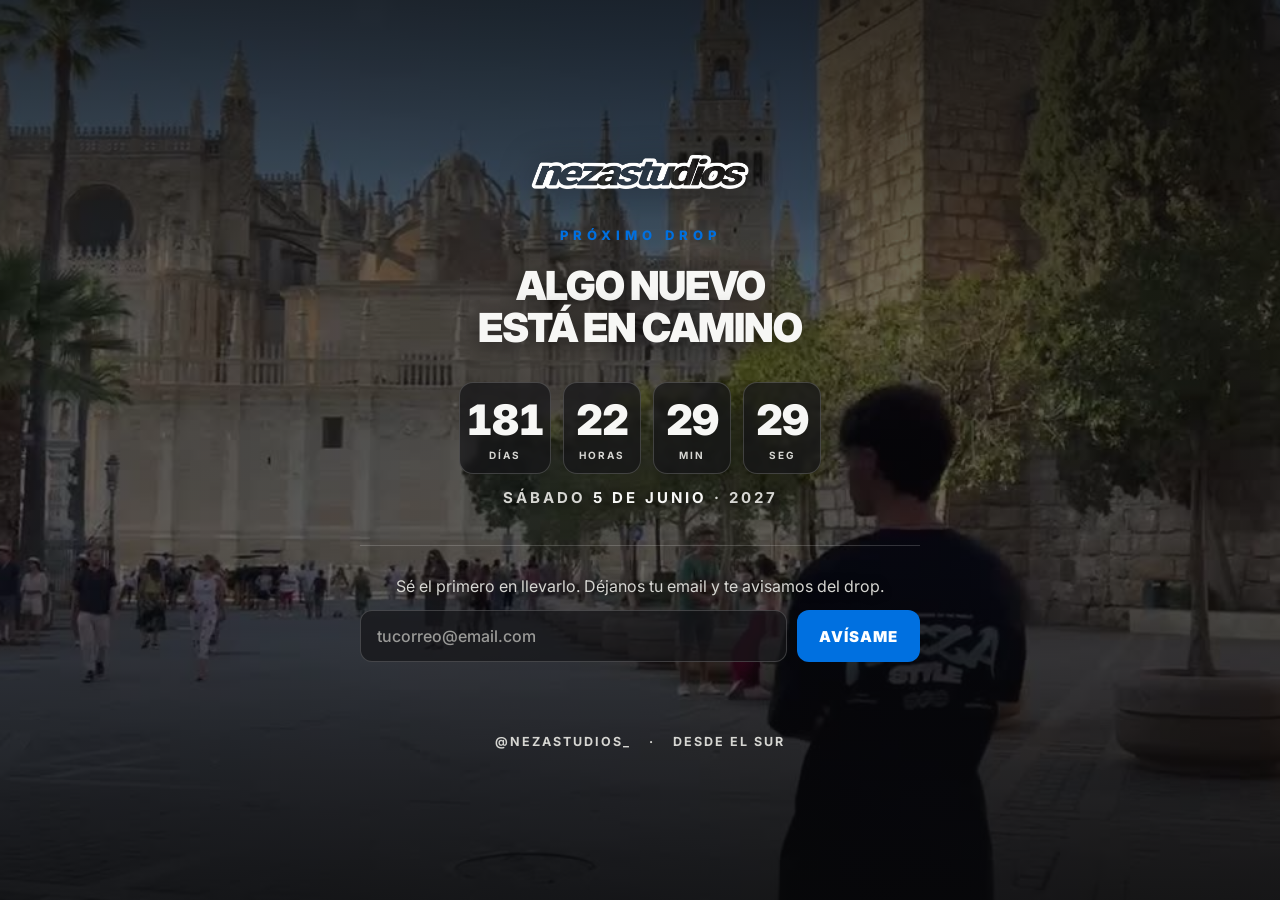
<file: index.html>
<!DOCTYPE html>
<html lang="es">
<head>
<meta charset="UTF-8">
<meta name="viewport" content="width=device-width, initial-scale=1">
<title>NEZA STUDIOS — Próximo drop 05.06</title>
<meta name="description" content="Nuevo drop de Neza Studios. 5 de junio de 2027. Déjanos tu email y sé el primero.">
<meta property="og:title" content="NEZA STUDIOS — Próximo drop 05.06.27">
<meta property="og:description" content="Algo nuevo está en camino. Sé el primero en llevarlo.">
<link href="https://fonts.googleapis.com/css2?family=Inter:wght@400;500;600;700;800;900&display=swap" rel="stylesheet">
<style>
  :root{ --blue:#0070E0; --black:#0A0A0A; --field:rgba(22,22,24,.72); --white:#F7F7F5; --soft:#D6D6D2; --mute:#9b9b97; --line:rgba(255,255,255,.18); }
  *{box-sizing:border-box;margin:0;padding:0;}
  html,body{height:100%;}
  body{background:var(--black);color:var(--white);font-family:'Inter',-apple-system,BlinkMacSystemFont,Arial,sans-serif;
    -webkit-font-smoothing:antialiased;min-height:100%;display:flex;align-items:center;justify-content:center;padding:48px 20px;}

  /* ---- vídeo de fondo en bucle ---- */
  #bg{position:fixed;inset:0;width:100%;height:100%;object-fit:cover;z-index:-2;pointer-events:none;}
  /* quitar el boton de play de iOS/Safari */
  #bg::-webkit-media-controls,#bg::-webkit-media-controls-panel,
  #bg::-webkit-media-controls-start-playback-button,#bg::-webkit-media-controls-play-button{display:none!important;-webkit-appearance:none!important;opacity:0!important;}
  .scrim{position:fixed;inset:0;z-index:-1;
    background:linear-gradient(180deg, rgba(8,8,8,.82) 0%, rgba(8,8,8,.6) 30%, rgba(8,8,8,.58) 58%, rgba(8,8,8,.86) 100%);}

  .wrap{position:relative;z-index:1;width:100%;max-width:560px;text-align:center;}
  .neza{height:42px;width:auto;margin:0 auto 34px;display:block;filter:drop-shadow(0 2px 16px rgba(0,0,0,.55));}
  .eyebrow{font-size:13px;letter-spacing:5px;text-transform:uppercase;font-weight:800;color:var(--blue);margin-bottom:22px;}
  h1{font-size:40px;line-height:1.04;font-weight:900;letter-spacing:-1.2px;text-transform:uppercase;text-shadow:0 2px 22px rgba(0,0,0,.55);}

  .count{display:flex;justify-content:center;gap:12px;margin:34px 0 14px;}
  .cell{background:var(--field);backdrop-filter:blur(2px);-webkit-backdrop-filter:blur(2px);border:1px solid var(--line);border-radius:14px;padding:16px 6px 12px;min-width:78px;}
  .cell .n{font-size:42px;font-weight:900;letter-spacing:-1px;line-height:1;font-variant-numeric:tabular-nums;}
  .cell .l{font-size:10px;letter-spacing:2px;text-transform:uppercase;color:var(--soft);margin-top:8px;font-weight:700;}
  .date{font-size:15px;letter-spacing:3px;text-transform:uppercase;font-weight:700;color:var(--soft);text-shadow:0 1px 10px rgba(0,0,0,.6);}
  .date b{color:var(--white);}

  .cap{margin-top:38px;border-top:1px solid var(--line);padding-top:30px;}
  .cap p{font-size:16px;color:var(--soft);margin-bottom:14px;text-shadow:0 1px 10px rgba(0,0,0,.6);}
  form{display:flex;gap:10px;}
  input{flex:1;background:var(--field);border:1.5px solid var(--line);border-radius:12px;padding:15px 16px;color:var(--white);
    font-family:inherit;font-size:16px;font-weight:600;outline:none;transition:border-color .15s,box-shadow .15s;-webkit-appearance:none;}
  input::placeholder{color:#cfcfca;font-weight:500;opacity:.7;}
  input:focus{border-color:var(--blue);box-shadow:0 0 0 4px rgba(0,112,224,.25);}
  button{background:var(--blue);color:#fff;border:0;border-radius:12px;padding:0 22px;font-family:inherit;font-size:15px;font-weight:900;
    letter-spacing:1px;text-transform:uppercase;cursor:pointer;transition:background .15s;white-space:nowrap;}
  button:hover{background:#0a7ff0;}
  button:disabled{background:#2a2a2c;color:#9b9b99;}
  .msg{min-height:18px;margin-top:12px;font-size:13.5px;font-weight:600;}
  .msg.ok{color:#7be39a;} .msg.err{color:#ff8682;}

  .foot{margin-top:42px;display:flex;align-items:center;justify-content:center;gap:18px;font-size:12.5px;letter-spacing:2px;text-transform:uppercase;font-weight:700;color:var(--soft);}
  .foot a{color:var(--soft);text-decoration:none;}
  .foot a:hover{color:var(--blue);}
  @media(max-width:480px){ h1{font-size:32px;} .cell{min-width:66px;padding:14px 4px 10px;} .cell .n{font-size:34px;} form{flex-direction:column;} button{padding:15px;} }
</style>
</head>
<body>
  <video id="bg" autoplay muted loop playsinline webkit-playsinline preload="auto" poster="bg-desktop.jpg"></video>
  <div class="scrim"></div>

  <div class="wrap">
    <img class="neza" src="[data-uri]" alt="nezastudios">
    <div class="eyebrow">Próximo drop</div>
    <h1>Algo nuevo<br>está en camino</h1>

    <div class="count" id="count">
      <div class="cell"><div class="n" id="d">--</div><div class="l">Días</div></div>
      <div class="cell"><div class="n" id="h">--</div><div class="l">Horas</div></div>
      <div class="cell"><div class="n" id="m">--</div><div class="l">Min</div></div>
      <div class="cell"><div class="n" id="s">--</div><div class="l">Seg</div></div>
    </div>
    <div class="date">Sábado <b>5 de junio</b> · 2027</div>

    <div class="cap">
      <p>Sé el primero en llevarlo. Déjanos tu email y te avisamos del drop.</p>
      <form id="f" novalidate>
        <input id="email" type="email" inputmode="email" placeholder="tucorreo@email.com" autocomplete="email" required>
        <button type="submit" id="btn">Avísame</button>
      </form>
      <div class="msg" id="msg"></div>
    </div>

    <div class="foot">
      <a href="https://instagram.com/nezastudios_" target="_blank" rel="noopener">@nezastudios_</a>
      <span>·</span>
      <span>Desde el Sur</span>
    </div>
  </div>

<script>
  // ---- elegir vídeo de fondo + autoplay robusto (movil/iOS) ----
  (function(){
    var bg = document.getElementById('bg');
    var mob = window.matchMedia('(max-width:768px)').matches;
    bg.muted = true; bg.defaultMuted = true; bg.setAttribute('muted',''); bg.playsInline = true;
    bg.poster = mob ? 'bg-mobile.jpg' : 'bg-desktop.jpg';
    bg.src = mob ? 'bg-mobile.mp4' : 'bg-desktop.mp4';
    bg.load();
    function tryPlay(){ var p = bg.play(); if (p && p.catch) p.catch(function(){}); }
    bg.addEventListener('canplay', tryPlay, { once:true });
    bg.addEventListener('loadeddata', tryPlay, { once:true });
    tryPlay();
    // si el navegador bloquea el autoplay, arranca al primer gesto del usuario
    ['touchstart','pointerdown','click','scroll'].forEach(function(ev){
      window.addEventListener(ev, function once(){ tryPlay(); window.removeEventListener(ev, once); }, { passive:true, once:true });
    });
    document.addEventListener('visibilitychange', function(){ if (!document.hidden) tryPlay(); });
  })();

  // ---- cuenta atras al 5 de junio 2027, 00:00 (Madrid) ----
  var TARGET = new Date('2027-06-05T00:00:00+02:00').getTime();
  function pad(n){ return (n<10?'0':'') + n; }
  function tick(){
    var diff = Math.max(0, TARGET - Date.now());
    var s = Math.floor(diff/1000);
    document.getElementById('d').textContent = pad(Math.floor(s/86400));
    document.getElementById('h').textContent = pad(Math.floor(s%86400/3600));
    document.getElementById('m').textContent = pad(Math.floor(s%3600/60));
    document.getElementById('s').textContent = pad(s%60);
  }
  tick(); setInterval(tick, 1000);

  // ---- captura de email (mismo backend, action=drop) ----
  var WEBAPP_URL = "PEGA_AQUI_TU_URL_DE_APPS_SCRIPT/exec";
  var f = document.getElementById('f'), btn = document.getElementById('btn'), msg = document.getElementById('msg'), email = document.getElementById('email');
  function enviar(params, done){
    var name = 'nezaCb_' + Date.now() + '_' + Math.floor(Math.random()*1e6), s, fin=false;
    function cleanup(){ try{ delete window[name]; }catch(e){ window[name]=undefined; } if(s&&s.parentNode) s.parentNode.removeChild(s); }
    window[name] = function(res){ if(fin)return; fin=true; cleanup(); done(res||{}); };
    var qs = new URLSearchParams(params); qs.set('action','drop'); qs.set('callback', name);
    s = document.createElement('script'); s.src = WEBAPP_URL + (WEBAPP_URL.indexOf('?')<0?'?':'&') + qs.toString();
    s.onerror = function(){ if(fin)return; fin=true; cleanup(); done({ok:false,error:'red'}); };
    document.body.appendChild(s);
    setTimeout(function(){ if(!fin){ fin=true; cleanup(); done({ok:false,error:'timeout'}); } }, 12000);
  }
  f.addEventListener('submit', function(ev){
    ev.preventDefault(); msg.className='msg'; msg.textContent='';
    var val = email.value.trim();
    if (!/^[^\s@]+@[^\s@]+\.[^\s@]+$/.test(val)){ msg.className='msg err'; msg.textContent='Pon un email correcto.'; return; }
    btn.disabled=true; btn.textContent='...';
    function ok(){ f.style.display='none'; msg.className='msg ok'; msg.textContent='¡Hecho! Te avisamos del drop. Síguenos en @nezastudios_'; }
    fetch('/api/subscribe',{method:'POST',headers:{'Content-Type':'application/json'},body:JSON.stringify({type:'drop',email:val})})
      .then(function(r){return r.json();})
      .then(function(res){
        if (res && res.ok){ ok(); return; }
        btn.disabled=false; btn.textContent='Avísame';
        msg.className='msg err'; msg.textContent = (res && res.error==='duplicado') ? 'Ese email ya está apuntado ;)' : 'No se pudo. Reinténtalo.';
      })
      .catch(function(){ btn.disabled=false; btn.textContent='Avísame'; msg.className='msg err'; msg.textContent='No se pudo. Reinténtalo.'; });
  });
</script>
</body>
</html>
</file>
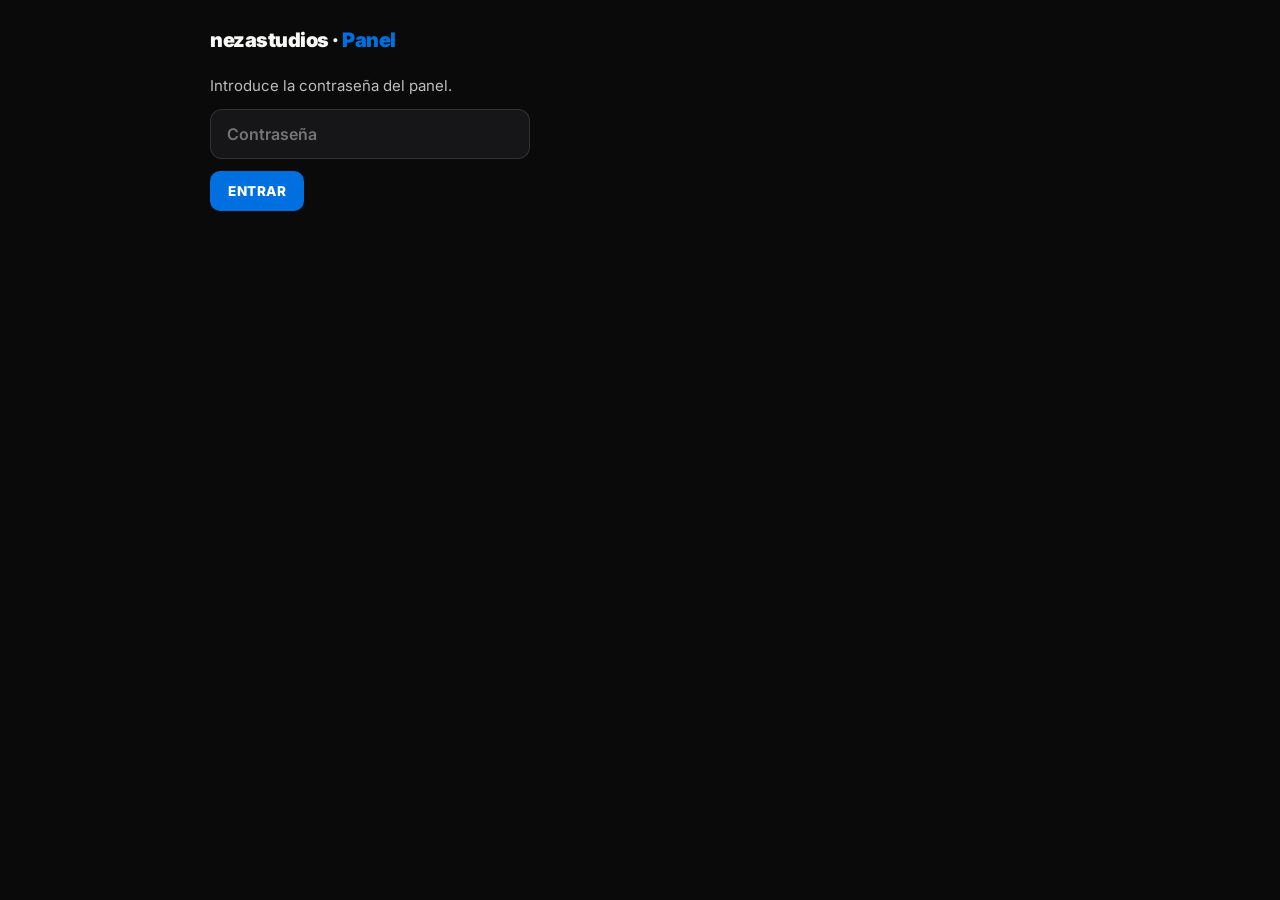
<file: panel/index.html>
<!DOCTYPE html>
<html lang="es">
<head>
<meta charset="UTF-8">
<meta name="viewport" content="width=device-width, initial-scale=1">
<meta name="robots" content="noindex,nofollow">
<title>Panel · Neza Studios</title>
<link href="https://fonts.googleapis.com/css2?family=Inter:wght@400;500;600;700;800;900&display=swap" rel="stylesheet">
<style>
  :root{ --blue:#0070E0; --black:#0A0A0A; --field:#161618; --white:#F7F7F5; --soft:#BDBDBB; --mute:#7E7E7C; --line:rgba(255,255,255,.12); }
  *{box-sizing:border-box;margin:0;padding:0;}
  body{background:var(--black);color:var(--white);font-family:'Inter',-apple-system,BlinkMacSystemFont,Arial,sans-serif;-webkit-font-smoothing:antialiased;padding:28px 18px 80px;}
  .wrap{max-width:860px;margin:0 auto;}
  .head{font-size:20px;font-weight:900;letter-spacing:-.5px;margin-bottom:24px;}
  .head .b{color:var(--blue);}
  p{color:var(--soft);font-size:15px;margin-bottom:14px;}
  input{width:100%;max-width:320px;background:var(--field);border:1.5px solid var(--line);border-radius:12px;padding:14px 16px;color:var(--white);font-family:inherit;font-size:16px;font-weight:600;outline:none;-webkit-appearance:none;margin-bottom:12px;display:block;}
  input:focus{border-color:var(--blue);box-shadow:0 0 0 4px rgba(0,112,224,.22);}
  button{background:var(--blue);color:#fff;border:0;border-radius:10px;padding:12px 18px;font-family:inherit;font-size:13.5px;font-weight:800;letter-spacing:.5px;text-transform:uppercase;cursor:pointer;}
  button:hover{background:#0a7ff0;}
  button.ghost{background:transparent;border:1.5px solid var(--line);color:var(--soft);}
  button.ghost:hover{border-color:var(--blue);color:#fff;}
  .err{color:#ff8682;font-size:13.5px;font-weight:600;margin-top:8px;min-height:16px;}
  .bar{display:flex;align-items:center;gap:12px;flex-wrap:wrap;margin-bottom:26px;}
  .stat{background:var(--field);border:1px solid var(--line);border-radius:12px;padding:12px 18px;min-width:120px;}
  .stat .num{font-size:30px;font-weight:900;line-height:1;}
  .stat .lab{font-size:11px;letter-spacing:1.5px;text-transform:uppercase;color:var(--mute);font-weight:700;margin-top:5px;}
  section{margin-bottom:34px;}
  .stitle{font-size:15px;font-weight:800;letter-spacing:.5px;text-transform:uppercase;color:var(--white);margin-bottom:12px;}
  .stitle span{color:var(--mute);font-weight:600;}
  .acts{display:flex;gap:10px;margin-bottom:14px;flex-wrap:wrap;}
  table{width:100%;border-collapse:collapse;font-size:14px;}
  th{text-align:left;font-size:11px;letter-spacing:1px;text-transform:uppercase;color:var(--mute);font-weight:700;padding:8px 10px;border-bottom:1.5px solid var(--line);white-space:nowrap;}
  td{padding:10px;border-bottom:1px solid var(--line);color:var(--white);vertical-align:top;}
  td.em{color:var(--blue);font-weight:600;}
  td.ig{font-weight:700;}
  tr:nth-child(even) td{background:rgba(255,255,255,.02);}
  .live-inputs{display:flex;gap:10px;flex-wrap:wrap;margin-bottom:14px;}
  .live-inputs label{display:flex;flex-direction:column;gap:6px;font-size:11px;letter-spacing:1px;text-transform:uppercase;color:var(--mute);font-weight:700;}
  .live-inputs input{width:100px;max-width:30vw;background:var(--field);border:1.5px solid var(--line);border-radius:10px;padding:11px;color:var(--white);font-family:inherit;font-size:20px;font-weight:800;text-align:center;outline:none;-webkit-appearance:none;}
  .live-inputs input:focus{border-color:var(--blue);}
  .lv-winner{background:rgba(0,112,224,.12);border:1.5px solid rgba(0,112,224,.6);border-radius:12px;padding:15px 18px;font-size:16px;margin-bottom:14px;color:#EDEDEB;}
  .lv-winner b{color:#fff;}
  .muted{color:var(--mute);font-size:13px;margin-top:10px;}
  .scroll{overflow-x:auto;}
</style>
</head>
<body>
  <div class="wrap">
    <div class="head">nezastudios · <span class="b">Panel</span></div>

    <div id="login">
      <p>Introduce la contraseña del panel.</p>
      <input id="key" type="password" placeholder="Contraseña" autocomplete="off">
      <button id="enter">Entrar</button>
      <div class="err" id="lerr"></div>
    </div>

    <div id="dash" hidden>
      <div class="bar">
        <div class="stat"><div class="num" id="dropN">0</div><div class="lab">Emails del drop</div></div>
        <div class="stat"><div class="num" id="porraN">0</div><div class="lab">Porra</div></div>
        <button class="ghost" id="refresh">Refrescar</button>
        <button class="ghost" id="logout">Salir</button>
      </div>

      <section>
        <div class="stitle">Ganador en vivo <span>· mete el marcador actual</span></div>
        <div class="live-inputs">
          <label>Goles España<input id="lvEs" type="number" inputmode="numeric" min="0" placeholder="0"></label>
          <label>Goles Uruguay<input id="lvUy" type="number" inputmode="numeric" min="0" placeholder="0"></label>
          <label>Min. 1er gol<input id="lvMin" type="number" inputmode="numeric" min="0" placeholder="—"></label>
        </div>
        <div class="lv-winner" id="lvWinner">Pon el marcador actual para ver quién va ganando.</div>
        <div class="scroll"><table><thead><tr><th>#</th><th>Instagram</th><th>Apuesta</th><th>Min.</th><th>Dif.</th></tr></thead><tbody id="lvBody"></tbody></table></div>
      </section>

      <section>
        <div class="stitle">Emails del drop <span id="dropC"></span></div>
        <div class="acts">
          <button id="copyDrop">Copiar emails</button>
          <button id="csvDrop">Descargar CSV</button>
        </div>
        <div class="scroll"><table><thead><tr><th>Fecha</th><th>Email</th></tr></thead><tbody id="dropBody"></tbody></table></div>
        <div class="muted" id="dropEmpty" hidden>Aún no hay emails. Cuando alguien se apunte en la web, aparecerá aquí.</div>
      </section>

      <section>
        <div class="stitle">Porra <span id="porraC"></span></div>
        <div class="acts">
          <button id="copyIG">Copiar Instagram</button>
          <button id="copyPorraMail">Copiar emails</button>
          <button id="csvPorra">Descargar CSV</button>
        </div>
        <div class="scroll"><table><thead><tr><th>Fecha</th><th>Instagram</th><th>Email</th><th>Resultado</th></tr></thead><tbody id="porraBody"></tbody></table></div>
        <div class="muted" id="porraEmpty" hidden>Aún no hay participantes en la porra.</div>
      </section>
    </div>
  </div>

<script>
  var login=document.getElementById('login'), dash=document.getElementById('dash'),
      keyIn=document.getElementById('key'), lerr=document.getElementById('lerr');
  var DROP=[], PORRA=[];

  function esc(s){ return String(s==null?'':s).replace(/[<>&]/g,function(c){return{'<':'&lt;','>':'&gt;','&':'&amp;'}[c];}); }
  function fmt(iso){ try{ var d=new Date(iso); if(isNaN(d)) return iso||''; return d.toLocaleDateString('es-ES')+' '+d.toLocaleTimeString('es-ES',{hour:'2-digit',minute:'2-digit'}); }catch(e){ return iso||''; } }
  function dl(name, text, type){ var a=document.createElement('a'); a.href=URL.createObjectURL(new Blob([text],{type:type||'text/csv;charset=utf-8'})); a.download=name; a.click(); }
  function csvRow(arr){ return arr.map(function(c){ return '"'+String(c==null?'':c).replace(/"/g,'""')+'"'; }).join(','); }

  function load(key){
    lerr.textContent='Cargando...';
    fetch('/api/list?key='+encodeURIComponent(key))
      .then(function(r){return r.json();})
      .then(function(res){
        if(res && res.ok){
          sessionStorage.setItem('nezaKey', key); lerr.textContent='';
          login.hidden=true; dash.hidden=false; render(res.drop||[], res.porra||[]);
        } else { lerr.textContent='Contraseña incorrecta.'; }
      })
      .catch(function(){ lerr.textContent='No se pudo cargar. Reinténtalo.'; });
  }

  function render(drop, porra){
    DROP=drop; PORRA=porra;
    document.getElementById('dropN').textContent=drop.length;
    document.getElementById('porraN').textContent=porra.length;
    document.getElementById('dropC').textContent='('+drop.length+')';
    document.getElementById('porraC').textContent='('+porra.length+')';

    var db=document.getElementById('dropBody'); db.innerHTML='';
    document.getElementById('dropEmpty').hidden = drop.length>0;
    drop.slice().reverse().forEach(function(x){
      var tr=document.createElement('tr');
      tr.innerHTML='<td>'+esc(fmt(x.date))+'</td><td class="em">'+esc(x.email)+'</td>';
      db.appendChild(tr);
    });

    var pb=document.getElementById('porraBody'); pb.innerHTML='';
    document.getElementById('porraEmpty').hidden = porra.length>0;
    porra.slice().reverse().forEach(function(x){
      var res = (x.es!=null?x.es:'')+'-'+(x.uy!=null?x.uy:'') + (x.min?(" · "+x.min+"'"):'');
      tr=document.createElement('tr');
      tr.innerHTML='<td>'+esc(fmt(x.date))+'</td><td class="ig">'+esc(x.ig)+'</td><td class="em">'+esc(x.email)+'</td><td>'+esc(res)+'</td>';
      pb.appendChild(tr);
    });
    computeLive();
  }

  function num(v){ return (v===''||v==null)?null:Number(v); }
  function computeLive(){
    var es=document.getElementById('lvEs').value, uy=document.getElementById('lvUy').value, rmin=num(document.getElementById('lvMin').value);
    var w=document.getElementById('lvWinner'), tb=document.getElementById('lvBody');
    tb.innerHTML='';
    if(es===''||uy===''){ w.textContent='Pon el marcador actual para ver quién va ganando.'; return; }
    var m=PORRA.filter(function(x){ return String(x.es)===String(es) && String(x.uy)===String(uy); });
    m.forEach(function(x){ var mn=num(x.min); x._d=(rmin==null||mn==null)?99999:Math.abs(mn-rmin); });
    m.sort(function(a,b){ return a._d-b._d; });
    if(!m.length){ w.textContent='Nadie ha acertado el '+es+'-'+uy+' (todavía).'; return; }
    var g=m[0];
    w.innerHTML='🏆 Va ganando <b>'+esc(g.ig)+'</b>'+(g.email?(' · '+esc(g.email)):'')+' — apostó '+esc(es)+'-'+esc(uy)+(g.min?(' · min '+esc(g.min)):'');
    m.forEach(function(x,i){
      var tr=document.createElement('tr');
      tr.innerHTML='<td>'+(i+1)+'</td><td class="ig">'+esc(x.ig)+'</td><td>'+esc(x.es)+'-'+esc(x.uy)+'</td><td>'+esc(x.min||'')+'</td><td>'+(x._d===99999?'—':x._d)+'</td>';
      tb.appendChild(tr);
    });
  }
  ['lvEs','lvUy','lvMin'].forEach(function(id){ var el=document.getElementById(id); if(el) el.addEventListener('input', computeLive); });

  function copy(text, n){ navigator.clipboard.writeText(text).then(function(){ alert(n+' copiados.'); }, function(){ alert('No se pudo copiar.'); }); }

  document.getElementById('enter').addEventListener('click', function(){ load(keyIn.value.trim()); });
  keyIn.addEventListener('keydown', function(e){ if(e.key==='Enter') load(keyIn.value.trim()); });
  document.getElementById('refresh').addEventListener('click', function(){ load(sessionStorage.getItem('nezaKey')||''); });
  document.getElementById('logout').addEventListener('click', function(){ sessionStorage.removeItem('nezaKey'); dash.hidden=true; login.hidden=false; keyIn.value=''; });

  document.getElementById('copyDrop').addEventListener('click', function(){ copy(DROP.map(function(x){return x.email;}).filter(Boolean).join('\n'), DROP.length+' emails'); });
  document.getElementById('csvDrop').addEventListener('click', function(){
    var rows=['Fecha,Email'].concat(DROP.map(function(x){return csvRow([fmt(x.date), x.email]);}));
    dl('neza-drop-emails.csv', rows.join('\n'));
  });
  document.getElementById('copyIG').addEventListener('click', function(){ copy(PORRA.map(function(x){return x.ig;}).filter(Boolean).join('\n'), PORRA.length+' Instagram'); });
  document.getElementById('copyPorraMail').addEventListener('click', function(){ copy(PORRA.map(function(x){return x.email;}).filter(Boolean).join('\n'), PORRA.length+' emails'); });
  document.getElementById('csvPorra').addEventListener('click', function(){
    var rows=['Fecha,Instagram,Email,Goles Espana,Goles Uruguay,Min 1er gol'].concat(PORRA.map(function(x){return csvRow([fmt(x.date), x.ig, x.email, x.es, x.uy, x.min]);}));
    dl('neza-porra.csv', rows.join('\n'));
  });

  var saved=sessionStorage.getItem('nezaKey'); if(saved) load(saved);
</script>
</body>
</html>
</file>
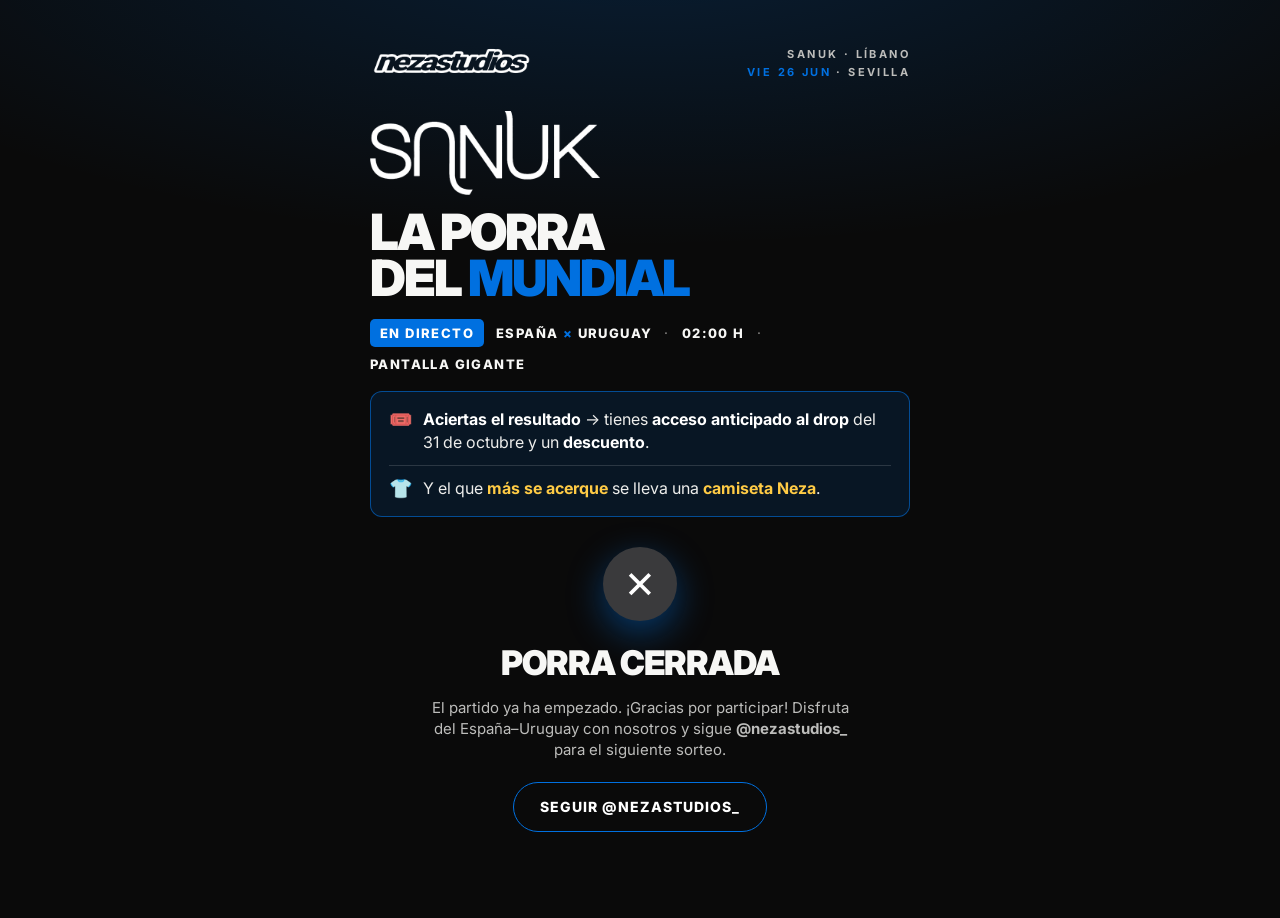
<file: porra/index.html>
<!DOCTYPE html>
<html lang="es">
<head>
<meta charset="UTF-8">
<meta name="viewport" content="width=device-width, initial-scale=1">
<meta name="theme-color" content="#0A0A0A">
<title>Porra · SANUK · Neza Studios</title>
<meta name="robots" content="noindex">
<link href="https://fonts.googleapis.com/css2?family=Inter:wght@400;500;600;700;800;900&display=swap" rel="stylesheet">
<style>html,body{margin:0;padding:0;background:#0A0A0A;overflow-x:hidden;max-width:100vw;}</style>
</head>
<body>
<div id="neza-porra">
<style>
  #neza-porra{
    --blue:#0070E0; --blue-d:#0a5fbd; --bg:#0A0A0A; --field:#161618;
    --line:rgba(255,255,255,.12); --soft:#BDBDBB; --mute:#807F7D; --white:#F7F7F5;
    font-family:'Inter',-apple-system,BlinkMacSystemFont,'Helvetica Neue',Arial,sans-serif;
    color:var(--white);
    width:100%; box-sizing:border-box; overflow-x:hidden;
    min-height:100vh;
    background-color:#0A0A0A;
    background-image:radial-gradient(120% 60% at 50% -8%, rgba(0,112,224,.20), rgba(0,0,0,0) 58%);
    padding:46px 18px 80px; -webkit-font-smoothing:antialiased; line-height:1.4;
  }
  /* Oculta cabecera + pie SOLO en esta pagina (este CSS solo se carga aqui; en el resto de la web siguen visibles) */
  .shopify-section-group-header-group,
  .shopify-section-group-footer-group,
  [id*="custom_header_floating"],
  .header-combined-pill, .header-announcement-bar,
  [id*="footer_neza"], .footer-custom,
  header[role="banner"], footer[role="contentinfo"]{ display:none !important; }
  /* sin hueco arriba (quita el padding del contenedor principal en esta pagina) */
  #MainContent, main, .content-for-layout, .main-content{ padding-top:0 !important; margin-top:0 !important; }

  #neza-porra *{ box-sizing:border-box; }
  #neza-porra .wrap{ width:100%; max-width:540px; margin:0 auto; }

  #neza-porra .top{ display:flex; align-items:flex-start; justify-content:space-between; gap:16px; margin-bottom:30px; }
  #neza-porra .neza{ height:30px; width:auto; filter:none; }
  #neza-porra .tag{ font-size:11px; letter-spacing:2.4px; text-transform:uppercase; color:var(--soft); font-weight:700; text-align:right; line-height:1.6; }
  #neza-porra .tag b{ color:var(--blue); }

  #neza-porra .sanuk{ width:230px; max-width:66%; height:auto; display:block; margin:0 0 14px; }
  #neza-porra h1{ font-size:50px; font-weight:900; letter-spacing:-2px; line-height:.92; margin:0; text-transform:uppercase; }
  #neza-porra h1 .b{ color:var(--blue); }
  #neza-porra .match{ display:flex; flex-wrap:wrap; align-items:center; gap:8px 12px; margin-top:18px; font-size:13px; font-weight:800; letter-spacing:1.4px; text-transform:uppercase; color:var(--white); }
  #neza-porra .match .x{ color:var(--blue); }
  #neza-porra .match .live{ background:var(--blue); color:#fff; padding:5px 10px; border-radius:5px; }
  #neza-porra .match .s{ color:var(--mute); font-weight:500; }
  #neza-porra .prize{ margin-top:18px; border:1.5px solid rgba(0,112,224,.6); background:rgba(0,112,224,.12);
    border-radius:12px; padding:16px 18px; font-size:16px; color:#EDEDEB;
    display:flex; flex-direction:column; gap:11px; }
  #neza-porra .prize b{ color:#fff; }
  #neza-porra .prow{ display:flex; align-items:flex-start; gap:10px; line-height:1.42; }
  #neza-porra .prow .pico{ font-size:19px; line-height:1.25; flex-shrink:0; }
  #neza-porra .prow.win{ border-top:1px solid rgba(255,255,255,.14); padding-top:11px; }
  #neza-porra .prow.win b{ color:#FFCB45; }

  #neza-porra form{ margin-top:26px; }
  #neza-porra label{ display:block; margin-bottom:16px; font-size:12px; letter-spacing:1.6px; text-transform:uppercase; font-weight:700; color:var(--soft); }
  #neza-porra label .opt{ color:var(--mute); font-weight:600; }
  #neza-porra input{ display:block; width:100%; margin-top:8px; background:var(--field); border:1.5px solid var(--line);
    border-radius:12px; padding:15px 16px; color:var(--white); font-family:inherit; font-size:16px; font-weight:600;
    letter-spacing:0; text-transform:none; outline:none; transition:border-color .15s, box-shadow .15s; -webkit-appearance:none; }
  #neza-porra input::placeholder{ color:#5f5f5d; font-weight:500; }
  #neza-porra input:focus{ border-color:var(--blue); box-shadow:0 0 0 4px rgba(0,112,224,.22); }
  #neza-porra .score{ display:grid; grid-template-columns:1fr auto 1fr; align-items:end; gap:12px; }
  #neza-porra .score .x{ padding-bottom:16px; color:var(--blue); font-weight:900; font-size:22px; }
  #neza-porra .score input{ text-align:center; font-size:24px; font-weight:800; }

  #neza-porra button{ width:100%; margin-top:8px; background:var(--blue); color:#fff; border:0; border-radius:12px;
    padding:18px; font-family:inherit; font-size:16px; font-weight:900; letter-spacing:1.5px; text-transform:uppercase;
    cursor:pointer; transition:transform .08s, background .15s; }
  #neza-porra button:hover{ background:#0a7ff0; }
  #neza-porra button:active{ transform:translateY(1px); }
  #neza-porra button:disabled{ background:#2a2a2c; color:#9b9b99; cursor:default; }
  #neza-porra .err{ color:#ff6b66; font-size:13px; font-weight:600; margin:12px 2px 0; min-height:16px; text-transform:none; letter-spacing:0; }
  #neza-porra .hp{ position:absolute!important; left:-9999px!important; width:1px; height:1px; opacity:0; }
  #neza-porra .consent{ display:flex; align-items:flex-start; gap:10px; margin:6px 2px 18px; font-size:13px; font-weight:600; letter-spacing:.2px; text-transform:none; color:var(--soft); line-height:1.45; cursor:pointer; }
  #neza-porra .consent input{ -webkit-appearance:auto; appearance:auto; width:18px; height:18px; min-width:18px; margin:1px 0 0; padding:0; background:none; border:0; box-shadow:none; accent-color:var(--blue); flex-shrink:0; }
  #neza-porra .consent.req{ color:var(--white); font-weight:700; }
  #neza-porra .follow{ margin:10px 0 14px; padding:16px 16px 6px; border:1px solid rgba(0,112,224,.5); border-radius:12px; background:rgba(0,112,224,.07); }
  #neza-porra .follow .flabel{ font-size:11.5px; letter-spacing:1.6px; text-transform:uppercase; font-weight:800; color:var(--soft); margin-bottom:12px; }
  #neza-porra .fbtn{ display:block; text-align:center; text-decoration:none; background:var(--blue); color:#fff; font-weight:800; font-size:15px; letter-spacing:.3px; padding:13px 10px; border-radius:10px; margin-bottom:10px; }
  #neza-porra .fbtn:hover{ background:#0a7ff0; }

  #neza-porra .rules{ margin-top:22px; font-size:12px; line-height:1.6; color:var(--mute); letter-spacing:.2px; }
  #neza-porra .rules b{ color:var(--soft); }

  #neza-porra .ok{ text-align:center; padding:30px 10px 6px; }
  #neza-porra .ok .check{ width:74px; height:74px; border-radius:50%; background:var(--blue); color:#fff; font-size:38px;
    display:flex; align-items:center; justify-content:center; margin:0 auto 18px; box-shadow:0 12px 36px rgba(0,112,224,.45); }
  #neza-porra .ok h2{ font-size:34px; font-weight:900; letter-spacing:-1px; margin:0 0 10px; text-transform:uppercase; }
  #neza-porra .ok p{ font-size:15px; color:var(--soft); max-width:420px; margin:0 auto 22px; }
  #neza-porra .ok .igbtn{ display:inline-block; text-decoration:none; border:1.5px solid var(--blue); color:#fff;
    padding:14px 26px; border-radius:999px; font-weight:800; letter-spacing:1px; text-transform:uppercase; font-size:14px; }
  #neza-porra .ok .igbtn:hover{ background:var(--blue); }

  @media(max-width:430px){
    #neza-porra{ padding-left:15px; padding-right:15px; }
    #neza-porra h1{ font-size:38px; }
    #neza-porra .sanuk{ width:185px; }
    #neza-porra .neza{ height:24px; }
    #neza-porra .top{ gap:10px; }
    #neza-porra .tag{ font-size:9.5px; letter-spacing:1.4px; }
    #neza-porra .match{ font-size:11px; letter-spacing:.7px; gap:6px 8px; }
    #neza-porra .match .live{ padding:4px 8px; }
    #neza-porra .prize{ font-size:15px; padding:14px 15px; }
  }
</style>

  <div class="wrap">
    <div class="top">
      <img class="neza" src="[data-uri]" alt="nezastudios">
      <div class="tag">SANUK &middot; L&iacute;bano<br><b>Vie 26 Jun</b> &middot; Sevilla</div>
    </div>

    <img class="sanuk" src="[data-uri]" alt="SANUK">
    <h1>La porra<br>del <span class="b">Mundial</span></h1>

    <div class="match">
      <span class="live">En directo</span>
      <span>Espa&ntilde;a <span class="x">&times;</span> Uruguay</span><span class="s">&middot;</span>
      <span>02:00 h</span><span class="s">&middot;</span>
      <span>Pantalla gigante</span>
    </div>

    <div class="prize">
      <div class="prow"><span class="pico">🎟️</span><span><b>Aciertas el resultado</b> &rarr; tienes <b>acceso anticipado al drop</b> del 31 de octubre y un <b>descuento</b>.</span></div>
      <div class="prow win"><span class="pico">👕</span><span>Y el que <b>m&aacute;s se acerque</b> se lleva una <b>camiseta Neza</b>.</span></div>
    </div>

    <form id="np-form" novalidate>
      <label>Tu email
        <input name="email" type="email" inputmode="email" placeholder="tucorreo@email.com" required maxlength="80" autocomplete="email" autocapitalize="off" spellcheck="false">
      </label>
      <label>Tu Instagram
        <input name="ig" type="text" placeholder="@tucuenta" required maxlength="40" autocomplete="off" autocapitalize="off" spellcheck="false">
      </label>
      <label>Tu nombre <span class="opt">&middot; opcional</span>
        <input name="nombre" type="text" placeholder="&iquest;C&oacute;mo te llamamos?" maxlength="60" autocomplete="off">
      </label>

      <div class="score">
        <label>Goles Espa&ntilde;a
          <input name="es" type="number" inputmode="numeric" min="0" max="20" placeholder="0" required>
        </label>
        <span class="x">&times;</span>
        <label>Goles Uruguay
          <input name="uy" type="number" inputmode="numeric" min="0" max="20" placeholder="0" required>
        </label>
      </div>

      <label>&iquest;En qu&eacute; minuto el 1er gol? <span class="opt">&middot; obligatorio &middot; desempate</span>
        <input name="min" type="number" inputmode="numeric" min="0" max="120" placeholder="ej: 23" required>
      </label>

      <input class="hp" type="text" name="web_site" tabindex="-1" autocomplete="off" aria-hidden="true">

      <div class="follow">
        <div class="flabel">Para participar, sigue a las dos cuentas:</div>
        <a class="fbtn" href="https://instagram.com/nezastudios_" target="_blank" rel="noopener">Seguir @nezastudios_</a>
        <a class="fbtn" href="https://instagram.com/libano_terraza_oficial" target="_blank" rel="noopener">Seguir @libano_terraza_oficial</a>
      </div>
      <label class="consent req"><input type="checkbox" name="follow"> <span>Confirmo que sigo a <b>@nezastudios_</b> y a <b>@libano_terraza_oficial</b>.</span></label>

      <label class="consent"><input type="checkbox" name="consent" checked> <span>Quiero recibir novedades y sorteos de Neza Studios por email.</span></label>

      <button type="submit" id="np-btn">Entrar en la porra</button>
      <p class="err" id="np-err"></p>
    </form>

    <div class="rules" id="np-rules">
      Hay que seguir a <b>@nezastudios_</b> y <b>@libano_terraza_oficial</b> &middot; 1 participaci&oacute;n por Instagram &middot; gana quien acierte el <b>resultado exacto</b> y est&eacute; m&aacute;s cerca del <b>minuto del 1er gol</b> &middot; premio <b>en directo</b> en la fiesta.
    </div>

    <div class="ok" id="np-ok" hidden>
      <div class="check">&#10003;</div>
      <h2>&iexcl;Est&aacute;s dentro!</h2>
      <p>Mucha suerte  Sigue <b>@nezastudios_</b> y vive el partido con nosotros &mdash; al ganador lo avisamos por DM.</p>
      <a class="igbtn" href="https://instagram.com/nezastudios_" target="_blank" rel="noopener">Seguir @nezastudios_</a>
    </div>

    <div class="ok" id="np-closed" hidden>
      <div class="check" style="background:#3a3a3c">&#10005;</div>
      <h2>Porra cerrada</h2>
      <p>El partido ya ha empezado. &iexcl;Gracias por participar! Disfruta del Espa&ntilde;a&ndash;Uruguay con nosotros y sigue <b>@nezastudios_</b> para el siguiente sorteo.</p>
      <a class="igbtn" href="https://instagram.com/nezastudios_" target="_blank" rel="noopener">Seguir @nezastudios_</a>
    </div>
  </div>

<script>
(function(){
  /*   PEGA AQU&Iacute; LA URL DE TU BACKEND (acaba en /exec)   */
  var WEBAPP_URL = "PEGA_AQUI_TU_URL_DE_APPS_SCRIPT/exec";
  /*  -----------------------------------------------------  */

  var form = document.getElementById('np-form'),
      btn  = document.getElementById('np-btn'),
      err  = document.getElementById('np-err'),
      ok   = document.getElementById('np-ok'),
      rules= document.getElementById('np-rules'),
      closed= document.getElementById('np-closed');

  function finish(){
    form.style.display = 'none';
    rules.style.display = 'none';
    ok.hidden = false;
    ok.scrollIntoView({ behavior:'smooth', block:'center' });
  }

  // Cierre automatico al saque del partido (02:00 Madrid del sab 27)
  var CIERRE = new Date('2026-06-27T00:00:00Z');
  function cerrada(){ return new Date() >= CIERRE; }
  function mostrarCerrada(){ form.style.display='none'; rules.style.display='none'; closed.hidden=false; }
  if (cerrada()) mostrarCerrada();

  // envia por JSONP para poder leer la respuesta (ya participaste / cerrada / etc.)
  function enviar(params, done){
    var name = 'nezaCb_' + Date.now() + '_' + Math.floor(Math.random() * 1e6);
    var s, fin = false;
    function cleanup(){ try { delete window[name]; } catch(e){ window[name] = undefined; } if (s && s.parentNode) s.parentNode.removeChild(s); }
    window[name] = function(res){ if (fin) return; fin = true; cleanup(); done(res || {}); };
    var qs = new URLSearchParams(params); qs.set('action', 'submit'); qs.set('callback', name);
    s = document.createElement('script');
    s.src = WEBAPP_URL + (WEBAPP_URL.indexOf('?') < 0 ? '?' : '&') + qs.toString();
    s.onerror = function(){ if (fin) return; fin = true; cleanup(); done({ ok:false, error:'red' }); };
    document.body.appendChild(s);
    setTimeout(function(){ if (!fin){ fin = true; cleanup(); done({ ok:false, error:'timeout' }); } }, 12000);
  }

  form.addEventListener('submit', function(ev){
    ev.preventDefault();
    err.textContent = '';
    if (cerrada()){ mostrarCerrada(); return; }
    var email = form.email.value.trim();
    var ig = form.ig.value.trim();
    var es = form.es.value, uy = form.uy.value, min = form.min.value;
    if (!/^[^\s@]+@[^\s@]+\.[^\s@]+$/.test(email)){ err.textContent = 'Pon un email correcto.'; form.email.focus(); return; }
    if (ig.length < 2){ err.textContent = 'Pon tu Instagram.'; form.ig.focus(); return; }
    if (es === '' || uy === ''){ err.textContent = 'Pon los goles de los dos equipos.'; return; }
    if (min === ''){ err.textContent = 'Pon el minuto del 1er gol (es el desempate).'; form.min.focus(); return; }
    if (!form.follow.checked){ err.textContent = 'Sigue a las dos cuentas y marca la casilla para participar.'; return; }
    if (ig.charAt(0) !== '@') ig = '@' + ig;

    btn.disabled = true; btn.textContent = 'Enviando...';

    var params = {
      email: email, ig: ig, nombre: form.nombre.value.trim(), es: es, uy: uy, min: min,
      consent: (form.consent && form.consent.checked) ? 'si' : 'no',
      follow: form.follow.checked ? 'si' : 'no', web_site: form.web_site.value
    };

    fetch('/api/subscribe',{method:'POST',headers:{'Content-Type':'application/json'},body:JSON.stringify(Object.assign({type:'porra'},params))})
      .then(function(r){return r.json();})
      .then(function(res){
        if (res && res.ok){ finish(); return; }
        btn.disabled = false; btn.textContent = 'Entrar en la porra';
        var e = (res && res.error) || '';
        if (e === 'duplicado'){ err.textContent = 'Ese Instagram ya ha participado (solo se permite una vez).'; }
        else if (e === 'cerrada'){ mostrarCerrada(); }
        else if (e === 'follow'){ err.textContent = 'Tienes que seguir a las dos cuentas para participar.'; }
        else if (e === 'faltan'){ err.textContent = 'Revisa los datos: faltan campos.'; }
        else { err.textContent = 'No se pudo enviar. Reintenta en un momento.'; }
      })
      .catch(function(){ btn.disabled=false; btn.textContent='Entrar en la porra'; err.textContent='No se pudo enviar. Reintenta en un momento.'; });
  });
})();
</script>
</div>
</body>
</html>
</file>
